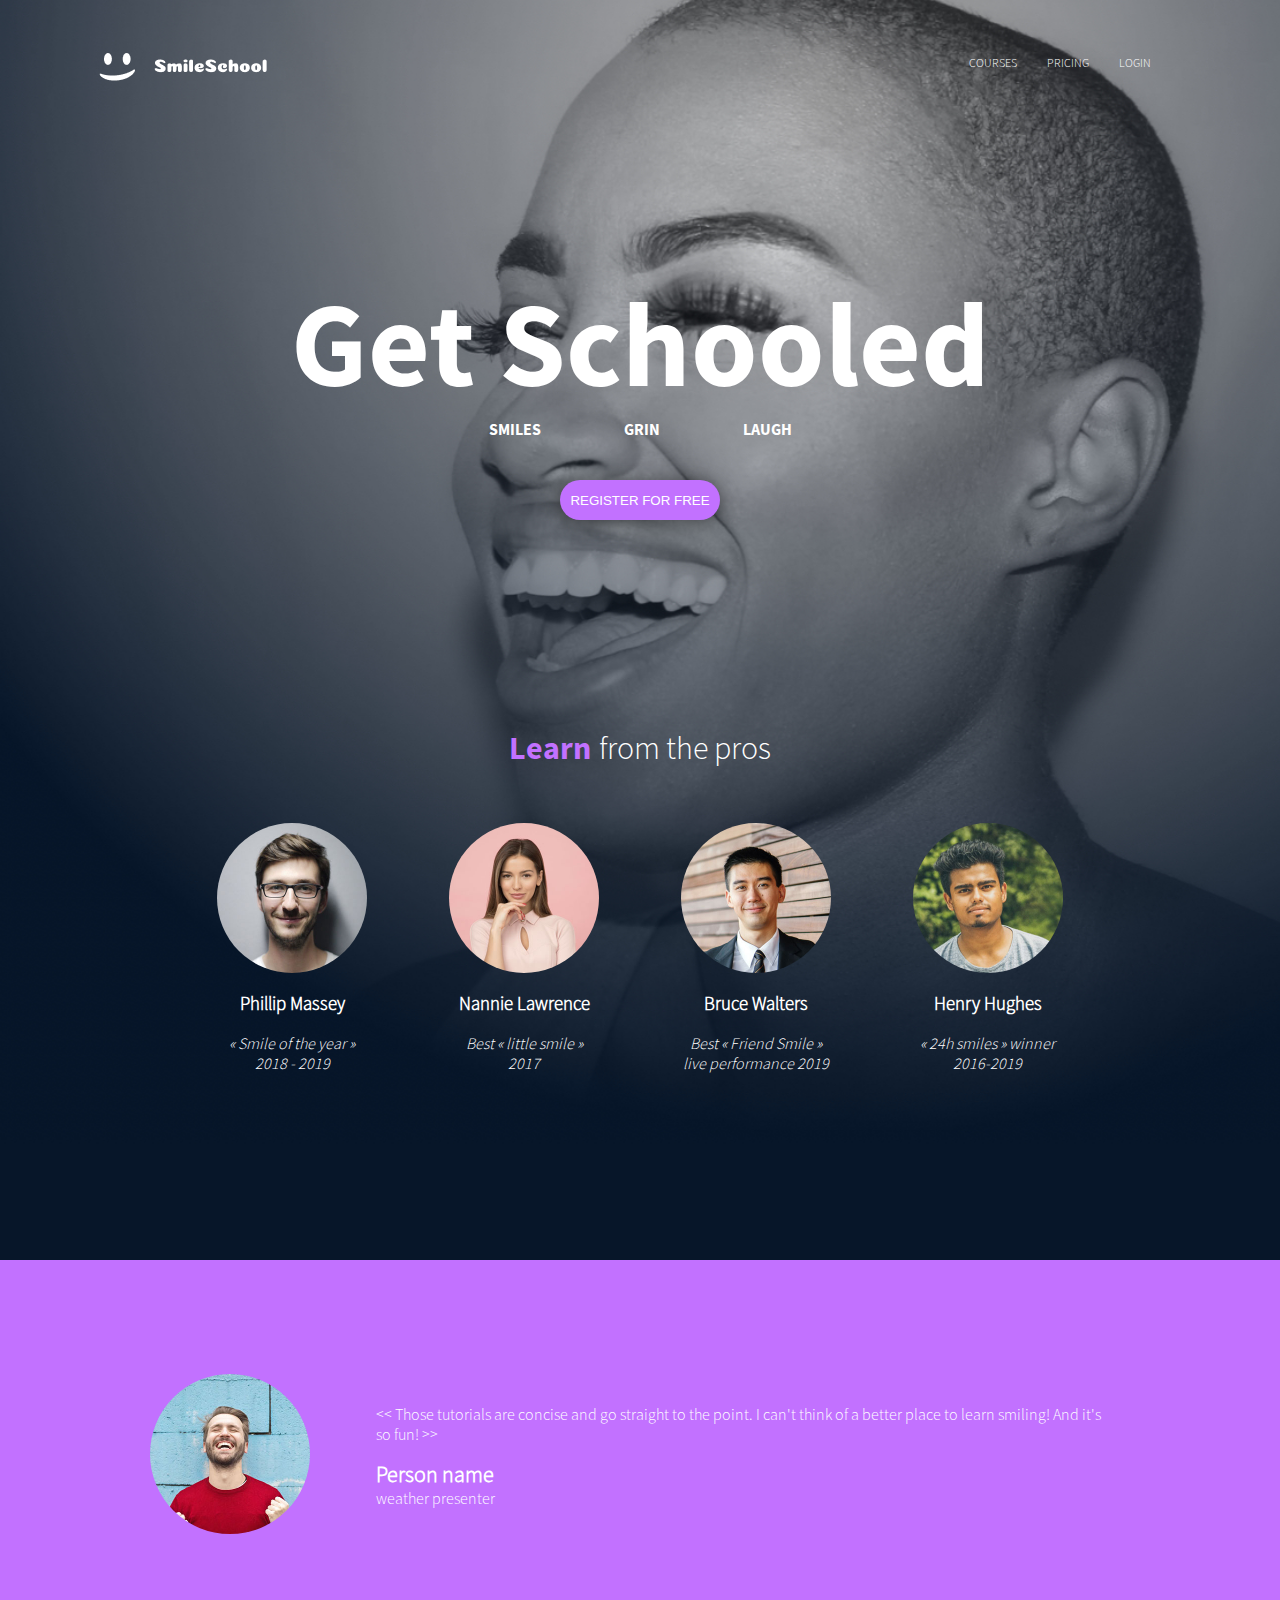
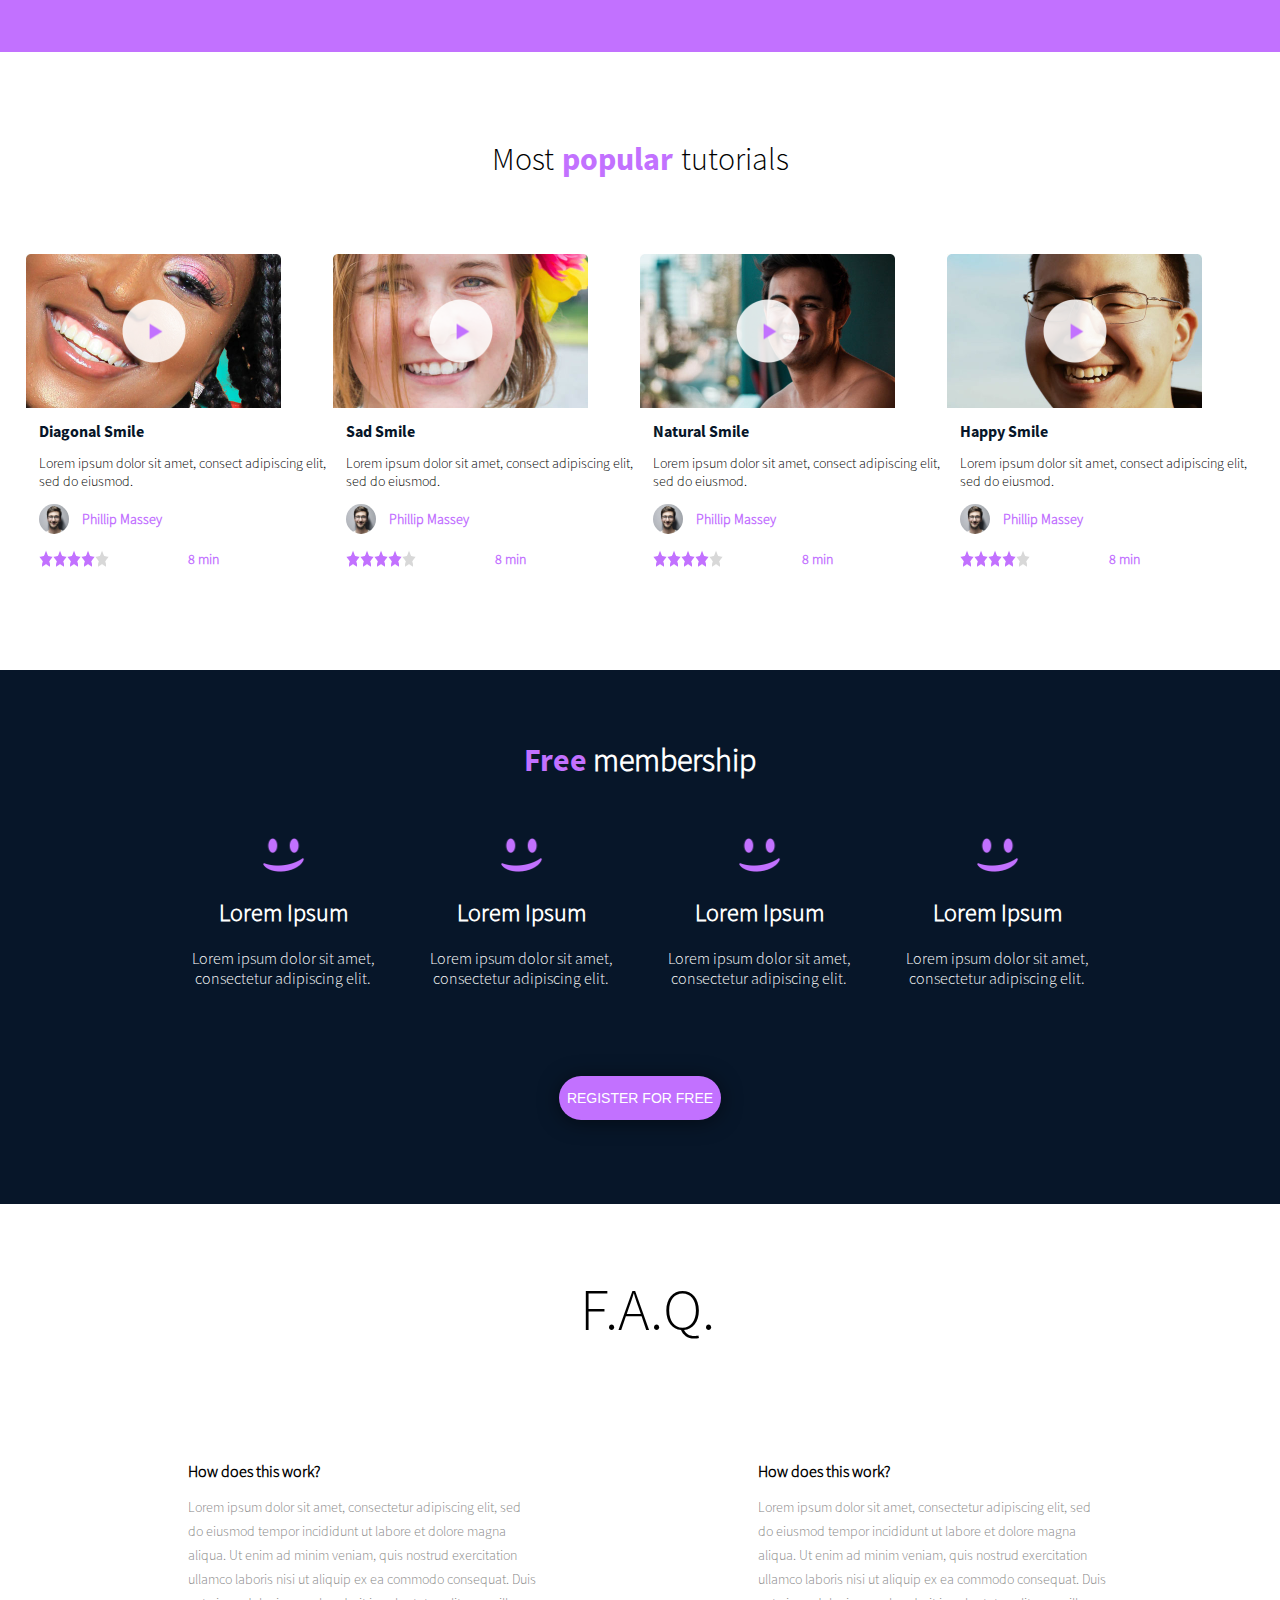
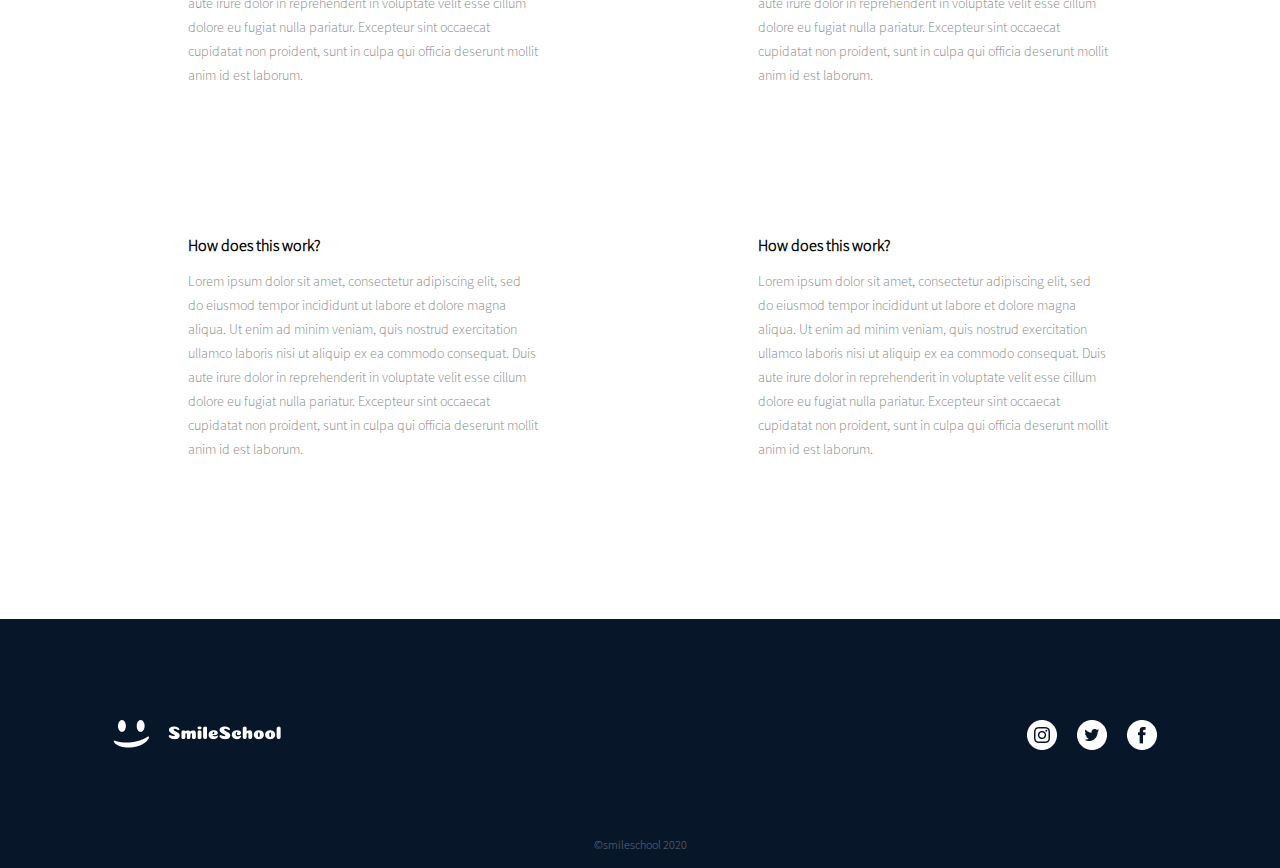
<file: css_advanced/index.html>
<!DOCTYPE html>
<html lang="en">

<head>
    <meta charset="UTF-8">
    <meta name="viewport" content="width=device-width, initial-scale=1.0">
    <title>Smile School</title>

    <!-- CSS Linking -->
     <link rel="stylesheet" href="styles.css">
</head>
<body>
    <!-- Header Section -->
    <header>
        <div class="logo-nav-links">
        <a href="index.html">
            <img src="static/images/logo.png" alt="Logo">
        </a>
        <nav>
            <ul>
            <li><a href="">COURSES</a></li>
            <li><a href="">PRICING</a></li>
            <li><a href="">LOGIN</a></li>
            </ul>
        </nav>
        </div>
        <!-- Banner Section -->
        <section>
            <div class="hero">
                <div class="hero-text">
                <h1>Get Schooled</h1>
                <div class="span-text">
                <p>SMILES GRIN LAUGH</p>
                </div>
            </div>
                <button>REGISTER FOR FREE</button>
            </div>
            <div class="wrapping">
                <div class="people-container">
                    <h2><b>Learn</b> from the pros</h2>
                    <div class="people">
                <div class="person">
                        <img src="static/images/profile_1.jpg" alt="Phillip Massey">
                    <h3>Phillip Massey</h3>
                    <p> « Smile of the year » 2018 - 2019</p>
                </div>
                <div class="person">
                        <img src="static/images/profile_2.jpg" alt="Nannie Lawrence">
                    <h3>Nannie Lawrence</h3>
                    <p>Best « little smile » 2017</p>
                </div>
                <div class="person">
                        <img src="static/images/profile_3.jpg" alt="Bruce Walters">
                    <h3>Bruce Walters</h3>
                    <p>Best « Friend Smile » live performance 2019</p>
                </div>
                <div class="person">
                        <img src="static/images/profile_4.jpg" alt="Henry Hughes">
                    <h3>Henry Hughes</h3>
                    <p>« 24h smiles » winner 2016-2019</p>
                </div>
                    </div>
                </div>
            </div>
        </section>
    </header>
    <!-- Main Section -->
    <main>
        <!-- Quote Section -->
        <section class="quote">
            <div class="quote-container">
                <div class="quote-img">
                    <img src="static/images/profile_5.jpg" alt="Smiling Man">
                </div>
                <div class="quote-text">
                    <blockquote><< Those tutorials are concise and go straight to the point. I can't think of a better place to learn smiling! And it's so fun! >></blockquote>
                    <p class="quote-person-1">Person name</p>
                    <p class="quote-person-2">weather presenter</p>
                </div>
            </div>
        </section>
        <!-- Videos Section -->
        <section class="videos">
            <h1 class="video-container-h1">Most <b>popular</b> tutorials</h1>
            <div class="video-container">
                <div class="video">
                    <div class="thumbnail">
                    <img src="static/images/thumbnail_4.jpg" alt="Video">
                    <img class="overlay" src="static/images/play.png" alt="play_button">
                    </div>
                    <h2>Diagonal Smile</h2>
                    <p>Lorem ipsum dolor sit amet, consect adipiscing elit, sed do eiusmod.</p>
                    <div class="author">
                        <img src="static/images/profile_1.jpg" alt="Phillip Massey">
                        <h3>Phillip Massey</h3>
                    </div>
                    <div class="ratings">
                        <div class="rating-images">
                        <img src="static/images/star_on.png" alt="Star_1">
                            <img src="static/images/star_on.png" alt="Star_2">
                                <img src="static/images/star_on.png" alt="Star_3">
                                    <img src="static/images/star_on.png" alt="Star_4">
                                        <img src="static/images/star_off.png" alt="Star_5">
                                        <p>8 min</p>
                        </div>
                    </div>
                </div>
                <div class="video">
                    <div class="thumbnail">
                    <img src="static/images/thumbnail_3.jpg" alt="Video">
                    <img class="overlay" src="static/images/play.png" alt="play_button">
                    </div>
                    <h2>Sad Smile</h2>
                    <p>Lorem ipsum dolor sit amet, consect adipiscing elit, sed do eiusmod.</p>
                    <div class="author">
                        <img src="static/images/profile_1.jpg" alt="Phillip Massey">
                        <h3>Phillip Massey</h3>
                    </div>
                    <div class="ratings">
                        <div class="rating-images">
                        <img src="static/images/star_on.png" alt="Star_1">
                            <img src="static/images/star_on.png" alt="Star_2">
                                <img src="static/images/star_on.png" alt="Star_3">
                                    <img src="static/images/star_on.png" alt="Star_4">
                                        <img src="static/images/star_off.png" alt="Star_5">
                                        <p>8 min</p>
                        </div>
                    </div>
                </div>
                <div class="video">
                    <div class="thumbnail">
                    <img src="static/images/thumbnail_1.jpg" alt="Video">
                    <img class="overlay" src="static/images/play.png" alt="play_button">
                    </div>
                    <h2>Natural Smile</h2>
                    <p>Lorem ipsum dolor sit amet, consect adipiscing elit, sed do eiusmod.</p>
                    <div class="author">
                        <img src="static/images/profile_1.jpg" alt="Phillip Massey">
                        <h3>Phillip Massey</h3>
                    </div>
                    <div class="ratings">
                        <div class="rating-images">
                        <img src="static/images/star_on.png" alt="Star_1">
                            <img src="static/images/star_on.png" alt="Star_2">
                                <img src="static/images/star_on.png" alt="Star_3">
                                    <img src="static/images/star_on.png" alt="Star_4">
                                        <img src="static/images/star_off.png" alt="Star_5">
                                        <p>8 min</p>
                        </div>
                    </div>
                </div>
                <div class="video">
                    <div class="thumbnail">
                    <img src="static/images/thumbnail_2.jpg" alt="Video">
                    <img class="overlay" src="static/images/play.png" alt="play_button">
                    </div>
                    <h2>Happy Smile</h2>
                    <p>Lorem ipsum dolor sit amet, consect adipiscing elit, sed do eiusmod.</p>
                    <div class="author">
                        <img src="static/images/profile_1.jpg" alt="Phillip Massey">
                        <h3>Phillip Massey</h3>
                    </div>
                    <div class="ratings">
                        <div class="rating-images">
                        <img src="static/images/star_on.png" alt="Star_1">
                            <img src="static/images/star_on.png" alt="Star_2">
                                <img src="static/images/star_on.png" alt="Star_3">
                                    <img src="static/images/star_on.png" alt="Star_4">
                                        <img src="static/images/star_off.png" alt="Star_5">
                                        <p>8 min</p>
                                        </div>
                    </div>
                </div>
            </div>
        </section>
        <!-- Membership Section -->
        <section class="membership">
            <div>
            <h1><b>Free</b> membership</h1>
            </div>
            <div class="memberships">
                <div class="individual-memberships">
                    <img src="static/images/smile_on.png" alt="Smile">
                        <h2>Lorem Ipsum</h2>
                        <p>Lorem ipsum dolor sit amet, consectetur adipiscing elit.</p>
                </div>
                <div class="individual-memberships">
                    <img src="static/images/smile_on.png" alt="Smile">
                        <h2>Lorem Ipsum</h2>
                        <p>Lorem ipsum dolor sit amet, consectetur adipiscing elit.</p>
                </div>
                <div class="individual-memberships">
                    <img src="static/images/smile_on.png" alt="Smile">
                        <h2>Lorem Ipsum</h2>
                        <p>Lorem ipsum dolor sit amet, consectetur adipiscing elit.</p>
                </div>
                <div class="individual-memberships">
                    <img src="static/images/smile_on.png" alt="Smile">
                        <h2>Lorem Ipsum</h2>
                        <p>Lorem ipsum dolor sit amet, consectetur adipiscing elit.</p>
                </div>
            </div>
            <button>REGISTER FOR FREE</button>
        </section>
        <!-- FAQ Section-->
        <section class="FAQ">
            <h1 class="faq_h1">F.A.Q.</h1>
            <div class="FAQ-container">
                <div class="FAQ-column">
                    <div class="individual-FAQ">
                        <h2>How does this work?</h2>
                        <p>Lorem ipsum dolor sit amet, consectetur adipiscing elit, sed do eiusmod tempor incididunt ut labore et dolore magna aliqua. Ut enim ad minim veniam, quis nostrud exercitation ullamco laboris nisi ut aliquip ex ea commodo consequat. Duis aute irure dolor in reprehenderit in voluptate velit esse cillum dolore eu fugiat nulla pariatur. Excepteur sint occaecat cupidatat non proident, sunt in culpa qui officia deserunt mollit anim id est laborum.</p>
                    </div>
                    <div class="individual-FAQ">
                        <h2>How does this work?</h2>
                        <p>Lorem ipsum dolor sit amet, consectetur adipiscing elit, sed do eiusmod tempor incididunt ut labore et dolore magna aliqua. Ut enim ad minim veniam, quis nostrud exercitation ullamco laboris nisi ut aliquip ex ea commodo consequat. Duis aute irure dolor in reprehenderit in voluptate velit esse cillum dolore eu fugiat nulla pariatur. Excepteur sint occaecat cupidatat non proident, sunt in culpa qui officia deserunt mollit anim id est laborum.</p>
                    </div>
                </div>
                <div class="FAQ-column">
                    <div class="individual-FAQ">
                        <h2>How does this work?</h2>
                        <p>Lorem ipsum dolor sit amet, consectetur adipiscing elit, sed do eiusmod tempor incididunt ut labore et dolore magna aliqua. Ut enim ad minim veniam, quis nostrud exercitation ullamco laboris nisi ut aliquip ex ea commodo consequat. Duis aute irure dolor in reprehenderit in voluptate velit esse cillum dolore eu fugiat nulla pariatur. Excepteur sint occaecat cupidatat non proident, sunt in culpa qui officia deserunt mollit anim id est laborum.</p>
                    </div>
                    <div class="individual-FAQ">
                        <h2>How does this work?</h2>
                        <p>Lorem ipsum dolor sit amet, consectetur adipiscing elit, sed do eiusmod tempor incididunt ut labore et dolore magna aliqua. Ut enim ad minim veniam, quis nostrud exercitation ullamco laboris nisi ut aliquip ex ea commodo consequat. Duis aute irure dolor in reprehenderit in voluptate velit esse cillum dolore eu fugiat nulla pariatur. Excepteur sint occaecat cupidatat non proident, sunt in culpa qui officia deserunt mollit anim id est laborum.</p>
                    </div>
                </div>
            </div>
        </section>
    </main>
    <!-- Footer Section -->
    <footer>
        <div class="footer-container">
            <div class="footer-content">
                <a href="">
                    <div class="Social">
                    <img src="static/images/logo.png" alt="Smile-logo">
                </a>
                    <div class="footer-links">
                        <a href="">
                            <img src="static/images/instagram_360.png" alt="Instagram">
                        </a>
                        <a href="">
                            <img src="static/images/twitter_360.png" alt="Twitter">
                        </a>
                        <a href="">
                            <img src="static/images/facebook_360.png" alt="Facebook">
                        </a>
                        </div>
                    </div>
            </div>
            <p id="trademark">©smileschool 2020</p>
        </div>
    </footer>
</body>
</head>

</html>
</file>
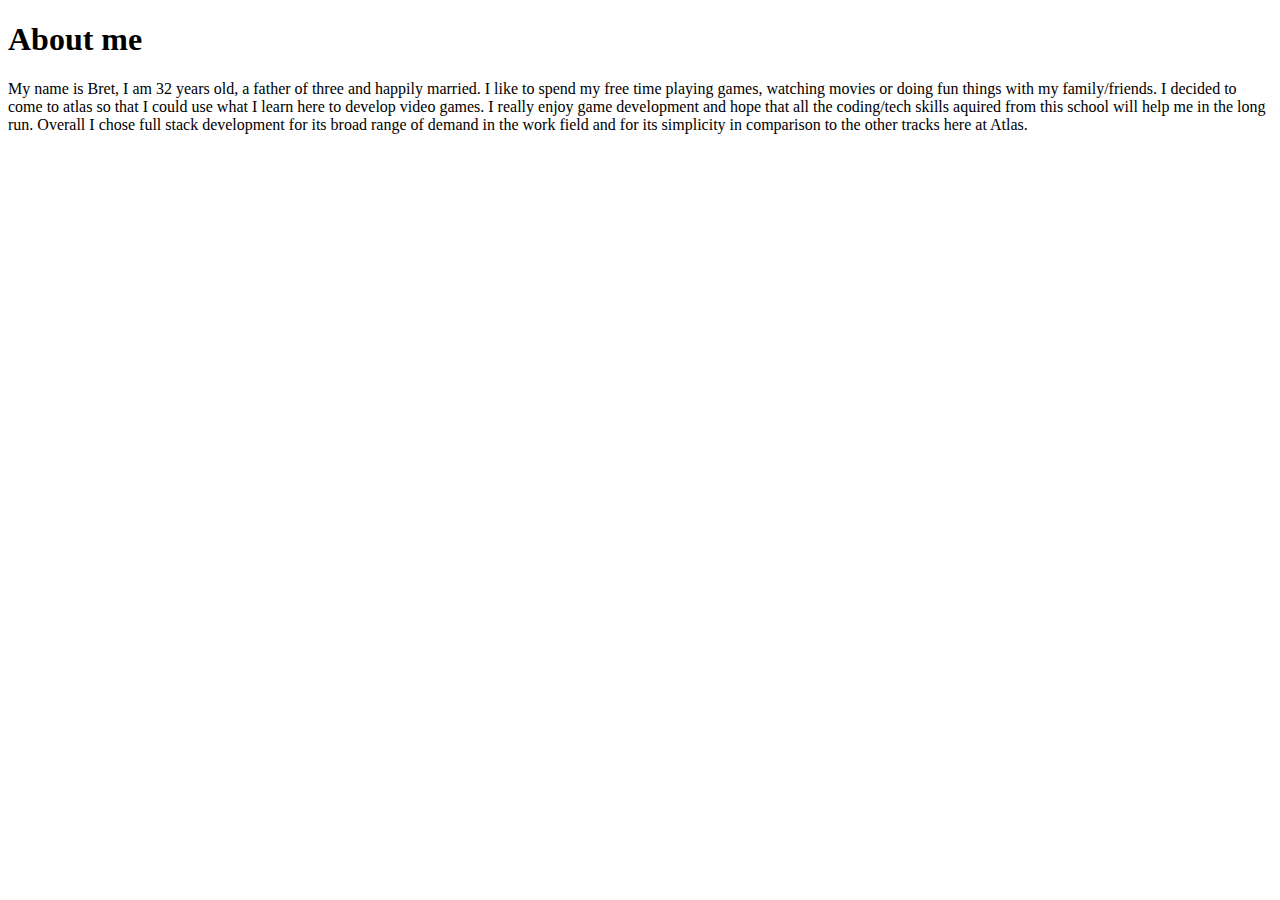
<file: html_head/index.html>
<!DOCTYPE html>
<html lang="en">

<head>
    <title>Smile School - Home</title>
    <link rel="icon" href="images/favicon.ico">
    <meta charset="UTF-8">
    <meta name="description" content="Smile School - Tutorials for how to have the best smile for any occasion!">
    <meta name="keywords"
        content="Smile, Tutorial, SmileSchool, Smiles, Grin, Laugh, Happy Smile, Natural Smile, Sad Smile, Diagonal Smile">
    <meta name="author" content="[Bret Johnson]">
    <meta name="viewport" content="width=device-width, initial-scale=1.0">
</head>

<body>
    <h1>About me</h1>
    <p>My name is Bret, I am 32 years old, a father of three and happily married. I like to spend my free time playing
        games, watching movies or doing fun things with my family/friends. I decided to come to atlas so that I could
        use what I learn here to develop video games. I really enjoy game development and hope that all the coding/tech
        skills aquired from this school will help me in the long run. Overall I chose full stack development for its
        broad range of demand in the work field and for its simplicity in comparison to the other tracks here at Atlas.
    </p>
</body>

</html>
</file>
<file: css_advanced/styles.css>
/* Global Styling */

@font-face {
    font-family: 'Source-sans-pro-Regular';
    src: url(static/fonts/SourceSansPro-Regular.otf);
}

@font-face {
    font-family: 'Source-sans-pro-Light';
    src: url(static/fonts/SourceSansPro-Light.otf);
}

@font-face {
    font-family: 'Source-sans-pro-Bold';
    src: url(static/fonts/SourceSansPro-Bold.otf);
}

body {
    display: block;
    margin: 0px;
    max-width: 100%;
    font-family: Source-sans-pro-Light;
}

.logo-nav-links {
    display: flex;
    flex-direction: row;
    justify-content: center;
    align-items: flex-end;
    width: 1103px;
    padding-top: 35px;
    margin-left: auto;
    margin-right: auto;

}

ul {
    list-style-type: none;
    display: flex;
    padding-left: 702px;
}

li a {
    text-decoration: none;
    padding-left: px;
    padding-right: 30px;
    color: white;
    font-size: 12px;

}

header {
    background: url(static/images/pic_1.jpg) no-repeat;
    background-size: cover;
    padding-bottom: 104px;
}

/* Hero Styling */

.hero h1 {
    display: flex;
    justify-content: center;
    padding-top: 101px;
    text-align: center;
    font-size: 120px;
    font-family: 'Source-sans-pro-Bold';
    font-weight: 700px;
    color: white;
    margin-right: auto;
    margin-left: auto;
    margin-bottom: 0;

}

.hero button {
    display: block;
    margin-left: auto;
    margin-right: auto;
    border-radius: 3rem;
    height: 2.5rem;
    width: 10rem;
    background-color: #C271FF;
    color: white;
    border: 0;
    box-shadow: 0px 2px 20px 0px rgb(0, 0, 0, 0.50);
}

.hero p {
    display: flex;
    flex-direction: row;
    justify-content: center;
    align-items: center;
    word-spacing: 5rem;
    color: white;
    font-family: Source-sans-pro-Bold;
    padding-bottom: 25px;
    margin-top: auto;

}

/* People Styling */

.people-container h2 {
    color: white;
    text-align: center;
    font-weight: 100;
    display: flex;
    justify-content: center;
    padding-top: 181px;
    margin-bottom: 55px;
    font-size: 2rem;

}

.people-container h2 b {
    color: #C271FF;
    font-family: Source-sans-pro-Bold;
    font-weight: 800;
    padding-right: .5rem;

}

.people {
    display: flex;
    flex-direction: row;
    justify-content: space-evenly;
    color: white;
    margin-left: auto;
    margin-right: auto;
    margin-bottom: 6rem;
    width: 1009px;
    height: 237px;
}

.people img {
    border-radius: 30rem;
    width: 150px;
    height: 150px;
    margin-left: auto;
    margin-right: auto;
    display: flex;
    justify-content: center;

}

.people p {
    text-align: center;
    width: 150px;
    margin-left: auto;
    margin-right: auto;
    font-style: italic;
    font-size: 16px;
    font-weight: 400px;
}

.people h3 {
    display: flex;
    justify-content: center;
    align-items: flex-start;
}

/* Quote Styling */

.quote {
    display: flex;
    flex-direction: column;
    justify-content: center;
    background-color: #C271FF;
    height: 392px;
}

.quote-text {
    padding-left: 50px;
}

.quote-container {
    display: flex;
    flex-direction: row;
    align-items: center;
    margin-left: auto;
    margin-right: auto;
}

.quote-text blockquote {
    width: 730px;
    margin-top: auto;
    color: white;
    margin-left: 0;
}

.quote-person-2 {
    margin-top: 0;
}

.quote-container img {
    border-radius: 30rem;
    padding-right: 1rem;
    padding-top: 1rem;
    padding-left: 1rem;
    padding-bottom: 1rem;
    height: 160px;
    width: 160px;
}

.quote .quote-container p {
    color: white;
    text-align: left;
    margin-inline-start: 0;
    margin-bottom: 0;
}


.quote-container div :nth-child(4) {
    color: white;
    font-weight: 800;
    font-family: Source-sans-pro-Bold;
    font-size: 22px;
    padding-top: 22px;
    margin-bottom: 0;
}

.quote-container div :nth-child(2) {
    color: white;
    font-weight: 800;
    margin-left: 0;
    font-size: 22px;
    margin-top: 0;

}

.quote-container div :nth-child(5) {
    color: white;
    font-weight: 800;
    font-size: 22px;
    margin-top: 0;
    margin-bottom: 0;
}

/* Video Styling */

.video-container-h1 {
    display: flex;
    justify-content: center;
    margin-top: 87px;
    margin-bottom: 75px;
    font-family: Source-sans-pro-Light;
    font-weight: 100;
}

.video-container-h1 b {
color: #C271FF;
}

.video-container {
    display: flex;
    flex-direction: row;
    justify-content: space-evenly;
    margin-left: auto;
    margin-right: auto;
    width: 1228px;
    padding-bottom: 102px;
}


.videos img {
    display: flex;
    justify-content: center;
    height: auto;
    max-height: 154px;
    max-width: 255px;
}

.videos h2 {
    color: #071629;
    font-size: 16px;
    font-family: 'Source-sans-pro-Bold';
    padding-left: 13px;
}

.videos .author h3 {
    color: #C271FF;
    font-size: 14px;
    font-weight: 600;
    margin-top: auto;
    margin-bottom: auto;
    padding-left: 13px;
}

.author {
    display: flex;
    align-items: center;
    padding-bottom: 1rem;
}

.author img {
    border-radius: 30px;
    max-height: 30px;
    max-width: 30px;
    margin-left: 13px;
}

.author h3 {
    padding-left: 10px;
    color: #C271FF;
}

 .videos .ratings {
    display: flex;
    flex-direction: row;
    margin-left: auto;
    margin-top: auto;
}

.videos .ratings .rating-images {
    display: flex;
    flex-direction: row;
    align-items: center;
    padding-left: 13px;
}

.rating-images img {
    width: 14px;
    height: 100%;
    max-height: 3rem;
    max-width: 1rem;
}

.video-container p {
    color: black;
    font-size: 14px;
    display: flex;
    margin-top: 7.6px;
    padding-left: 13px;
}

.thumbnail {
    position: relative;
    max-width: 255px;
    max-height: 154px;
}

.rating-images p {
    display: flex;
    flex-direction: row;
    margin-top: auto;
    margin-bottom: auto;
    align-items: flex-start;
    font-weight: 800;
    font-size: px;
    color: #C271FF;
    padding-left: 79px;
}

 .overlay {
    transform: translate(-50%, -50%);
    position: absolute;
    top: 50%;
    left: 50%;
    width: 64px;
    height: 64px;
}

 .video-container-h1 b {
    color: #C271FF;
    font-family: 'Source-sans-pro-Bold';
    font-weight: 800;
    padding-left: .5rem;
    padding-right: .5rem;

}

/* Membership Styling */

.membership {
    display: flex;
    flex-direction: column;
    justify-content: space-around;
    background-color: #071629;
    color: white;
    padding-bottom: 2rem;
    text-align: center;
    height: 502px;

}

.membership h1 {
    text-align: center;
    font-size: 32px;
    font-weight: 700;
    margin-top: 70px;
    margin-bottom: 58px;
}

.membership h1 b {
    color: #C271FF;
    font-family: 'Source-sans-pro-Bold';
    font-weight: 300;
    text-align: center;
}

.membership .memberships {
    display: flex;
    justify-content: center;
    margin-left: 164px;
    margin-right: 164px;

}

.membership .memberships img {
    width: 43px;
    height: 35px;
    margin-left: auto;
    margin-right: auto;
}

.membership button {
    display: block;
    margin-top: 85px;
    margin-bottom: 52px;
    margin-right: auto;
    margin-left: auto;
    border-radius: 22px;
    font-size: 14px;
    width: 162px;
    height: 44px;
    color: white;
    background-color: #C271FF;
    border: 0;
    box-shadow: 0px 2px 20px 0px rgb(0, 0, 0, 0.50);
}

.individual-memberships {
    position: relative;
    width: 257px;
    height: 153px;
    padding-right: 27px;
    padding-left: 27px;
}

/* FAQ Styling */

.faq_h1 {
    display: block;
    text-align: center;
    margin-top: 67px;
    font-family: Source-sans-pro-Light;
    font-size: 60px;
    font-weight: 100;
}

.FAQ {
    display: flex;
    flex-direction: column;
    justify-content: center;
    align-items: center;
    margin-bottom: 84px;
    margin-left: 286px;
    margin-right: 271px;
}

.FAQ-column {
    display: flex;
    justify-content: space-between;

}

.FAQ-column div {
    margin-right: 110px;
    margin-left: 110px;
}

.FAQ-column h2 {
    font-size: 16px;
    font-weight: 700;
    margin-top: 74px;
}

.FAQ-column p {
    text-align: left;
    font-size: 14px;
    line-height: 24px;
    font-weight: 400;
    width: 350px;
    margin-bottom: 74px;
    opacity: 50.16%;
}

/* Footer Styling */

footer {
    background-color: #071629;
    height: 249px;
}

.footer-container {
    display: flex;
    flex-direction: row;
    justify-content: center;
    align-items: center
}

.footer-content {
    display: flex;
    flex-direction: row;
    justify-content: center;
    width: 1103px;
    margin-top: 101px;
    margin-left: auto;
    margin-right: auto;
}

.footer-content .Social {
    display: flex;
    flex-direction: row;
}

.footer-links img {
    padding-left: 10px;
    padding-right: 10px;
}

.footer-links {
    padding-left: 736px;
    display: flex;
}

#trademark {
    position: absolute;
    color: #FFF;
    text-align: center;
    opacity: 0.3517;
    font-size: 12px;
    font-weight: 400px;
    top: 4025px;
}
</file>
